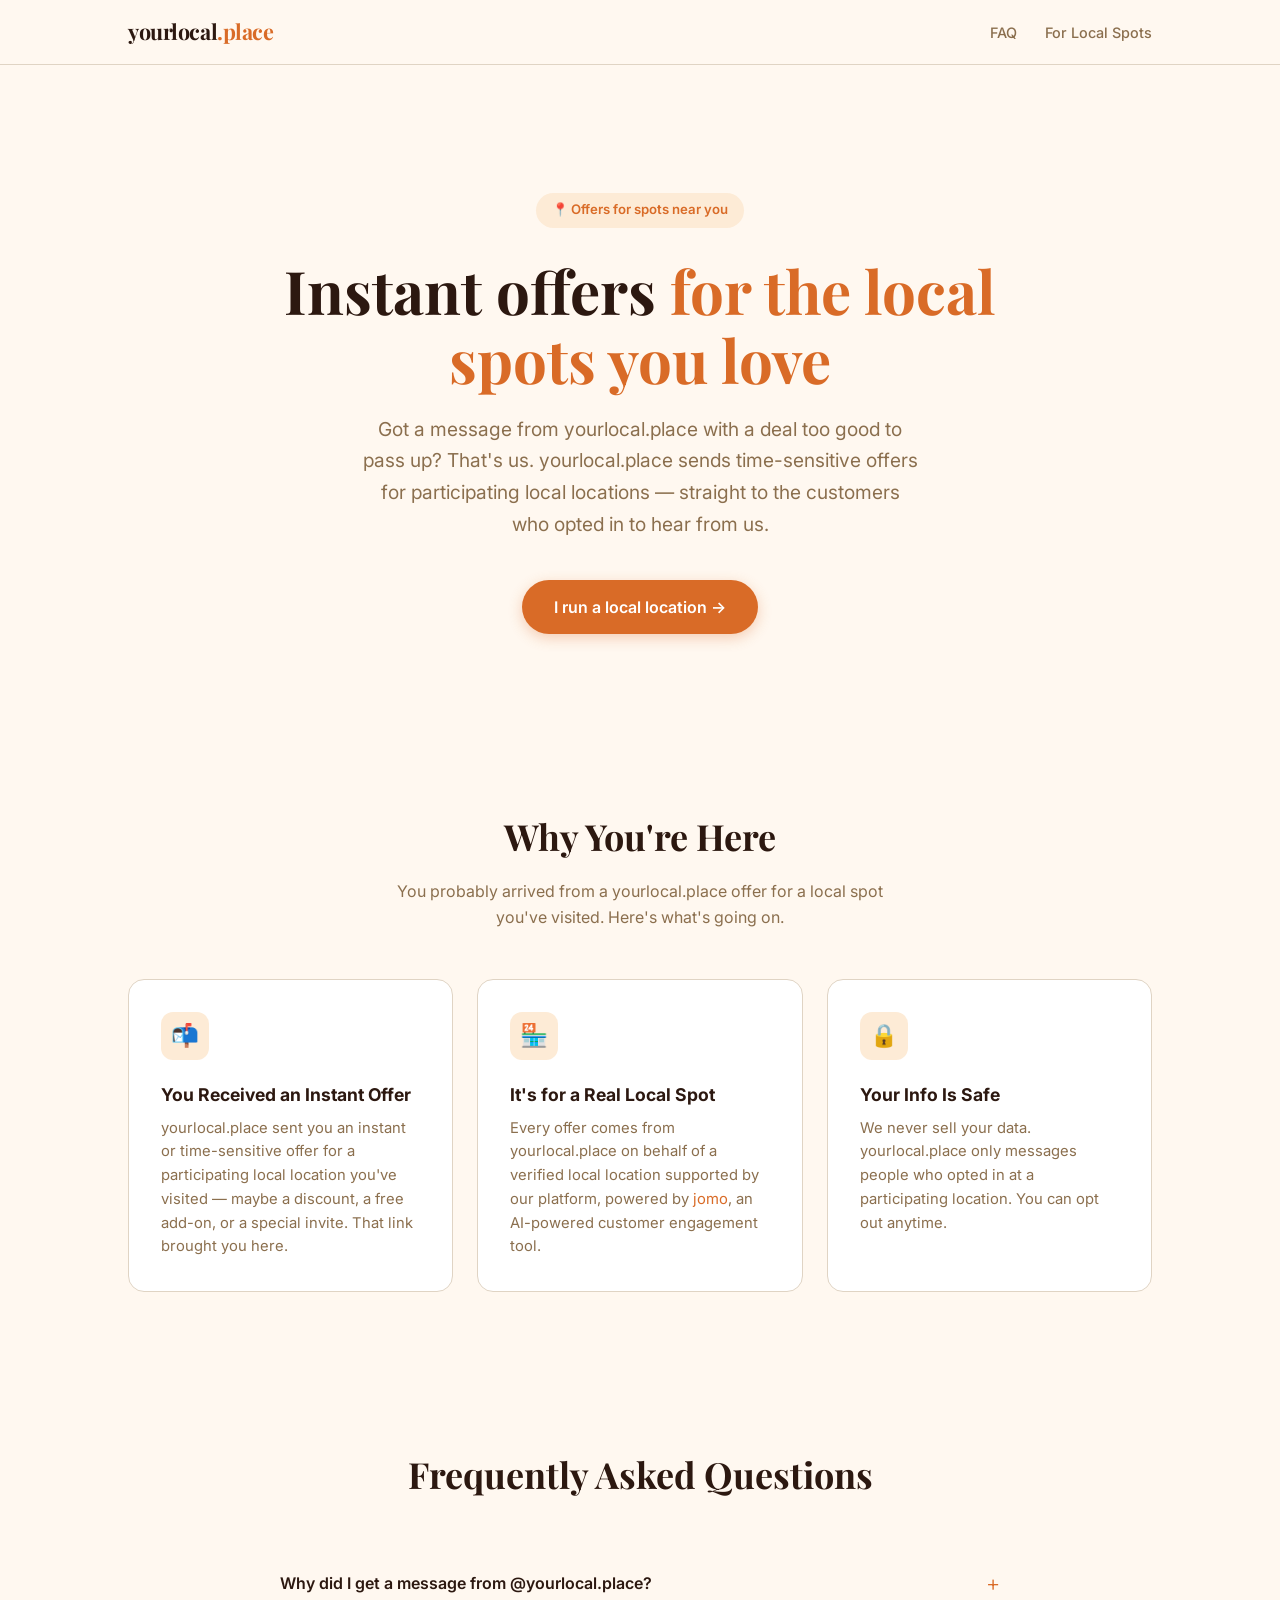
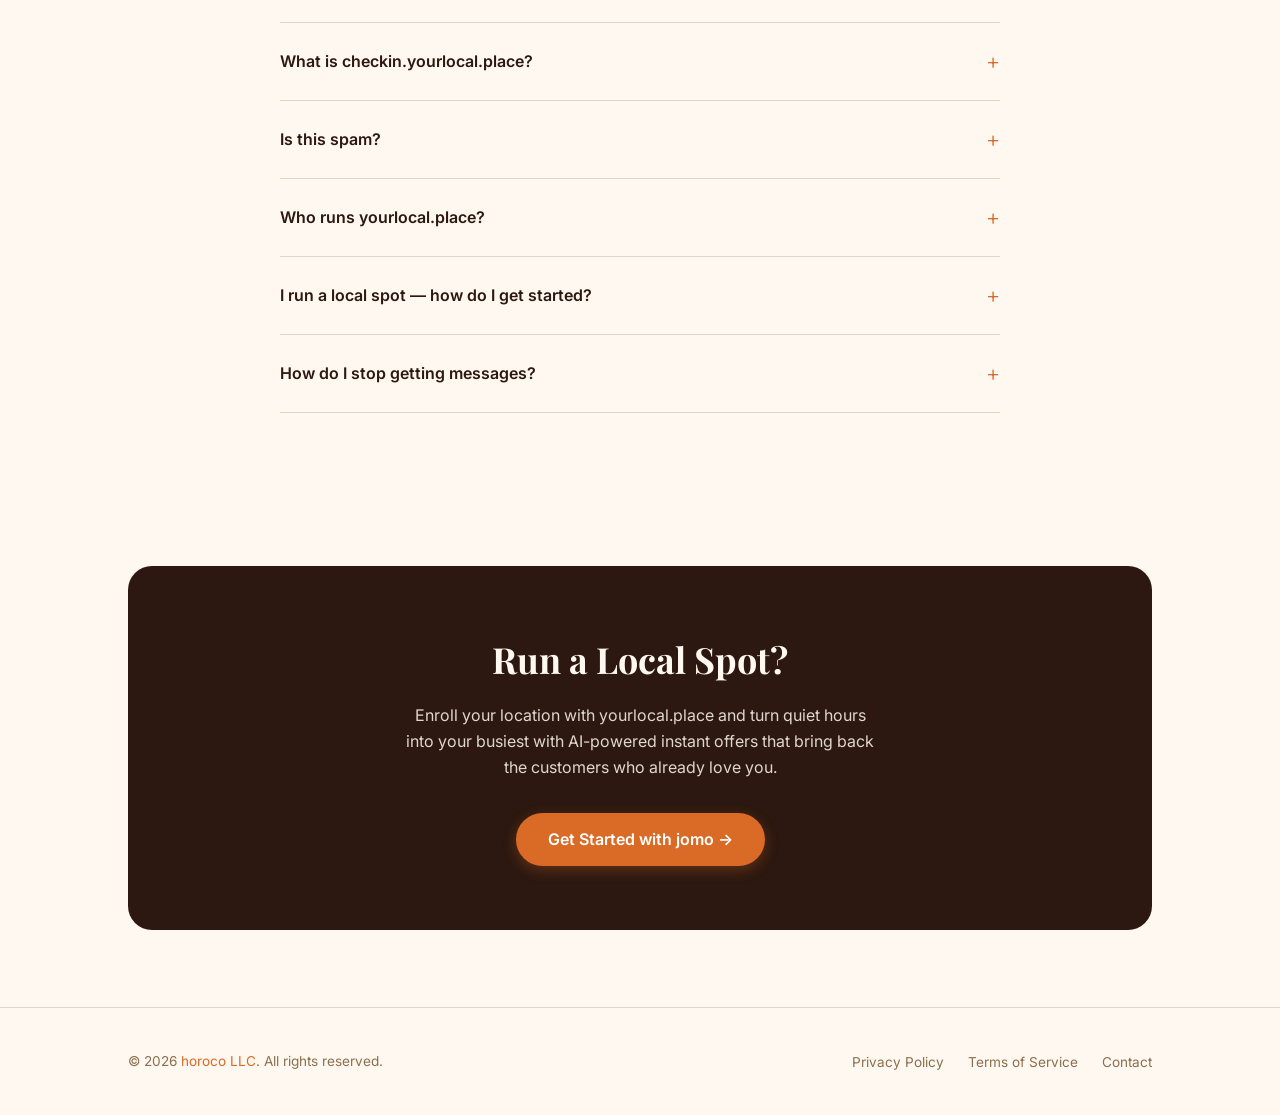
<file: index.html>
<!DOCTYPE html>
<html lang="en">
<head>
  <meta charset="UTF-8">
  <meta name="viewport" content="width=device-width, initial-scale=1.0">
  <title>yourlocal.place — Instant Offers for Local Spots You Love</title>
  <meta name="description" content="yourlocal.place delivers instant and time-sensitive offers for participating local locations to the customers who opted in. Powered by jomo and horoco.">
  <link rel="preconnect" href="https://fonts.googleapis.com">
  <link rel="preconnect" href="https://fonts.gstatic.com" crossorigin>
  <link href="https://fonts.googleapis.com/css2?family=Inter:wght@400;500;600;700&family=Playfair+Display:wght@600;700&display=swap" rel="stylesheet">
  <link rel="stylesheet" href="style.css">
  <link rel="icon" href="data:image/svg+xml,<svg xmlns='http://www.w3.org/2000/svg' viewBox='0 0 100 100'><text y='.9em' font-size='90'>📍</text></svg>">
</head>
<body>

  <!-- Nav -->
  <nav class="site-nav">
    <div class="container">
      <a href="/" class="site-nav__logo">yourlocal<span>.place</span></a>
      <ul class="site-nav__links">
        <li><a href="#faq">FAQ</a></li>
        <li><a href="https://www.thejomoapp.com" target="_blank" rel="noopener">For Local Spots</a></li>
      </ul>
    </div>
  </nav>

  <!-- Hero -->
  <section class="hero container">
    <div class="hero__badge">📍 Offers for spots near you</div>
    <h1>Instant offers <em>for the local spots you love</em></h1>
    <p>Got a message from yourlocal.place with a deal too good to pass up? That's us. yourlocal.place sends time-sensitive offers for participating local locations — straight to the customers who opted in to hear from us.</p>
    <a href="https://www.thejomoapp.com" class="hero__cta" target="_blank" rel="noopener">
      I run a local location →
    </a>
  </section>

  <!-- Features -->
  <section class="features">
    <div class="container">
      <div class="features__header">
        <h2>Why You're Here</h2>
        <p>You probably arrived from a yourlocal.place offer for a local spot you've visited. Here's what's going on.</p>
      </div>
      <div class="features__grid">
        <div class="feature-card">
          <div class="feature-card__icon">📬</div>
          <h3>You Received an Instant Offer</h3>
          <p>yourlocal.place sent you an instant or time-sensitive offer for a participating local location you've visited — maybe a discount, a free add-on, or a special invite. That link brought you here.</p>
        </div>
        <div class="feature-card">
          <div class="feature-card__icon">🏪</div>
          <h3>It's for a Real Local Spot</h3>
          <p>Every offer comes from yourlocal.place on behalf of a verified local location supported by our platform, powered by <a href="https://www.thejomoapp.com" target="_blank" rel="noopener">jomo</a>, an AI-powered customer engagement tool.</p>
        </div>
        <div class="feature-card">
          <div class="feature-card__icon">🔒</div>
          <h3>Your Info Is Safe</h3>
          <p>We never sell your data. yourlocal.place only messages people who opted in at a participating location. You can opt out anytime.</p>
        </div>
      </div>
    </div>
  </section>

  <!-- FAQ -->
  <section class="faq" id="faq">
    <div class="container">
      <div class="faq__header">
        <h2>Frequently Asked Questions</h2>
      </div>
      <div class="faq__list">
        <details class="faq__item">
          <summary>Why did I get a message from @yourlocal.place?</summary>
          <div class="faq__answer">
            You opted in at a participating local location to receive instant offers, and yourlocal.place sent you a time-sensitive deal for that spot. Messages are sent from <strong>locationname@yourlocal.place</strong> — that's how yourlocal.place identifies which participating location an offer is for.
          </div>
        </details>
        <details class="faq__item">
          <summary>What is checkin.yourlocal.place?</summary>
          <div class="faq__answer">
            <strong>checkin.yourlocal.place</strong> is a front-desk check-in page that participating local locations use to welcome customers. If you were asked to visit this URL, you're checking in at a spot supported by yourlocal.place so we can send you great offers for that location later.
          </div>
        </details>
        <details class="faq__item">
          <summary>Is this spam?</summary>
          <div class="faq__answer">
            No. Every message from yourlocal.place requires your prior opt-in consent. You agreed to receive instant offers from yourlocal.place for a participating location — likely when you checked in, made a purchase, or signed up at that spot. You can opt out at any time by replying STOP to any SMS or clicking unsubscribe in any email.
          </div>
        </details>
        <details class="faq__item">
          <summary>Who runs yourlocal.place?</summary>
          <div class="faq__answer">
            yourlocal.place is owned and operated by <a href="https://www.horoco.co" target="_blank" rel="noopener">horoco LLC</a>, a software company that builds tools for local businesses. Our flagship product is <a href="https://www.thejomoapp.com" target="_blank" rel="noopener">jomo</a>, the AI agent that powers the instant offers yourlocal.place delivers for participating locations.
          </div>
        </details>
        <details class="faq__item">
          <summary>I run a local spot — how do I get started?</summary>
          <div class="faq__answer">
            Head over to <a href="https://www.thejomoapp.com" target="_blank" rel="noopener">thejomoapp.com</a> to learn about jomo and enroll your location with yourlocal.place. We'll help you put time-sensitive offers in front of the customers who already love your spot — AI-powered, easy to set up, and built to fill seats during your quietest hours.
          </div>
        </details>
        <details class="faq__item">
          <summary>How do I stop getting messages?</summary>
          <div class="faq__answer">
            For SMS, reply <strong>STOP</strong> to any message. For email, click the <strong>unsubscribe</strong> link at the bottom of any message. You'll be removed immediately.
          </div>
        </details>
      </div>
    </div>
  </section>

  <!-- CTA Banner -->
  <section class="cta-banner">
    <div class="container">
      <div class="cta-banner__inner">
        <h2>Run a Local Spot?</h2>
        <p>Enroll your location with yourlocal.place and turn quiet hours into your busiest with AI-powered instant offers that bring back the customers who already love you.</p>
        <a href="https://www.thejomoapp.com" class="hero__cta" target="_blank" rel="noopener">
          Get Started with jomo →
        </a>
      </div>
    </div>
  </section>

  <!-- Footer -->
  <footer class="site-footer">
    <div class="container">
      <p class="site-footer__copy">&copy; 2026 <a href="https://www.horoco.co" target="_blank" rel="noopener">horoco LLC</a>. All rights reserved.</p>
      <ul class="site-footer__links">
        <li><a href="privacy.html">Privacy Policy</a></li>
        <li><a href="terms.html">Terms of Service</a></li>
        <li><a href="mailto:info@yourlocal.place">Contact</a></li>
      </ul>
    </div>
  </footer>

</body>
</html>
</file>
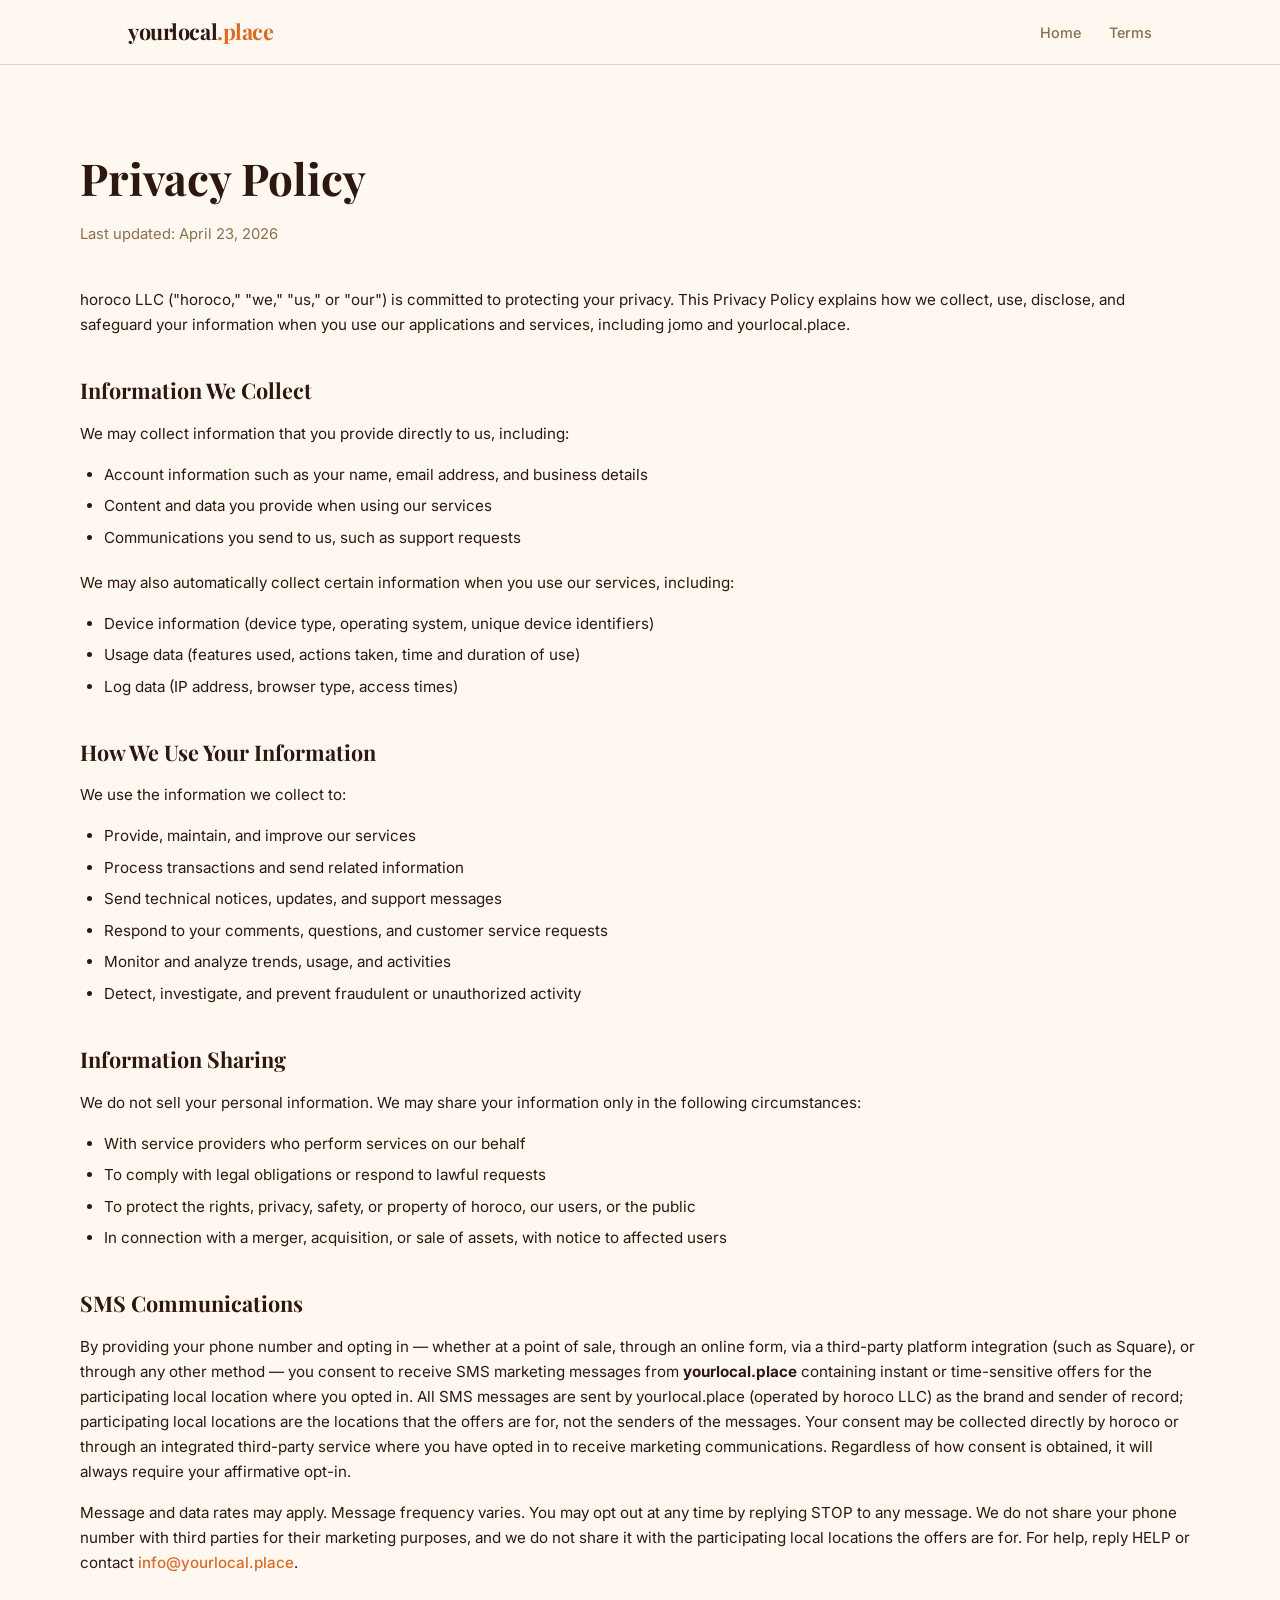
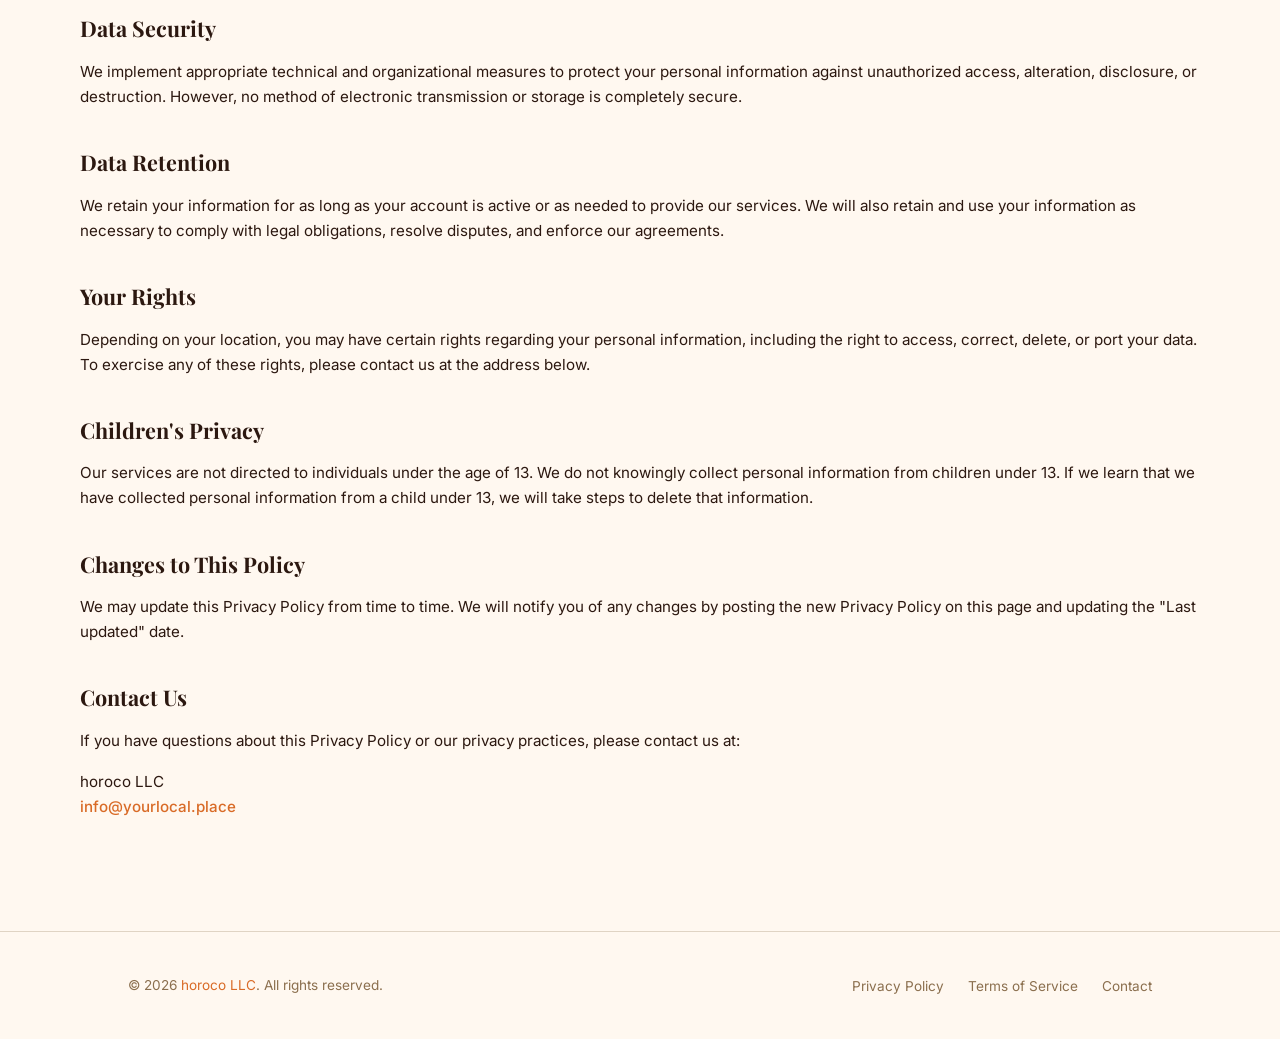
<file: privacy.html>
<!DOCTYPE html>
<html lang="en">
<head>
  <meta charset="UTF-8">
  <meta name="viewport" content="width=device-width, initial-scale=1.0">
  <title>Privacy Policy — yourlocal.place</title>
  <meta name="description" content="Privacy Policy for yourlocal.place, owned and operated by horoco LLC.">
  <link rel="preconnect" href="https://fonts.googleapis.com">
  <link rel="preconnect" href="https://fonts.gstatic.com" crossorigin>
  <link href="https://fonts.googleapis.com/css2?family=Inter:wght@400;500;600;700&family=Playfair+Display:wght@600;700&display=swap" rel="stylesheet">
  <link rel="stylesheet" href="style.css">
  <link rel="icon" href="data:image/svg+xml,<svg xmlns='http://www.w3.org/2000/svg' viewBox='0 0 100 100'><text y='.9em' font-size='90'>📍</text></svg>">
</head>
<body>

  <nav class="site-nav">
    <div class="container">
      <a href="/" class="site-nav__logo">yourlocal<span>.place</span></a>
      <ul class="site-nav__links">
        <li><a href="/">Home</a></li>
        <li><a href="terms.html">Terms</a></li>
      </ul>
    </div>
  </nav>

  <section class="legal container">
    <h1>Privacy Policy</h1>
    <p class="legal__updated">Last updated: April 23, 2026</p>

    <p>horoco LLC ("horoco," "we," "us," or "our") is committed to protecting your privacy. This Privacy Policy explains how we collect, use, disclose, and safeguard your information when you use our applications and services, including jomo and yourlocal.place.</p>

    <h2>Information We Collect</h2>
    <p>We may collect information that you provide directly to us, including:</p>
    <ul>
      <li>Account information such as your name, email address, and business details</li>
      <li>Content and data you provide when using our services</li>
      <li>Communications you send to us, such as support requests</li>
    </ul>
    <p>We may also automatically collect certain information when you use our services, including:</p>
    <ul>
      <li>Device information (device type, operating system, unique device identifiers)</li>
      <li>Usage data (features used, actions taken, time and duration of use)</li>
      <li>Log data (IP address, browser type, access times)</li>
    </ul>

    <h2>How We Use Your Information</h2>
    <p>We use the information we collect to:</p>
    <ul>
      <li>Provide, maintain, and improve our services</li>
      <li>Process transactions and send related information</li>
      <li>Send technical notices, updates, and support messages</li>
      <li>Respond to your comments, questions, and customer service requests</li>
      <li>Monitor and analyze trends, usage, and activities</li>
      <li>Detect, investigate, and prevent fraudulent or unauthorized activity</li>
    </ul>

    <h2>Information Sharing</h2>
    <p>We do not sell your personal information. We may share your information only in the following circumstances:</p>
    <ul>
      <li>With service providers who perform services on our behalf</li>
      <li>To comply with legal obligations or respond to lawful requests</li>
      <li>To protect the rights, privacy, safety, or property of horoco, our users, or the public</li>
      <li>In connection with a merger, acquisition, or sale of assets, with notice to affected users</li>
    </ul>

    <h2>SMS Communications</h2>
    <p>By providing your phone number and opting in — whether at a point of sale, through an online form, via a third-party platform integration (such as Square), or through any other method — you consent to receive SMS marketing messages from <strong>yourlocal.place</strong> containing instant or time-sensitive offers for the participating local location where you opted in. All SMS messages are sent by yourlocal.place (operated by horoco LLC) as the brand and sender of record; participating local locations are the locations that the offers are for, not the senders of the messages. Your consent may be collected directly by horoco or through an integrated third-party service where you have opted in to receive marketing communications. Regardless of how consent is obtained, it will always require your affirmative opt-in.</p>
    <p>Message and data rates may apply. Message frequency varies. You may opt out at any time by replying STOP to any message. We do not share your phone number with third parties for their marketing purposes, and we do not share it with the participating local locations the offers are for. For help, reply HELP or contact <a href="mailto:info@yourlocal.place">info@yourlocal.place</a>.</p>

    <h2>Data Security</h2>
    <p>We implement appropriate technical and organizational measures to protect your personal information against unauthorized access, alteration, disclosure, or destruction. However, no method of electronic transmission or storage is completely secure.</p>

    <h2>Data Retention</h2>
    <p>We retain your information for as long as your account is active or as needed to provide our services. We will also retain and use your information as necessary to comply with legal obligations, resolve disputes, and enforce our agreements.</p>

    <h2>Your Rights</h2>
    <p>Depending on your location, you may have certain rights regarding your personal information, including the right to access, correct, delete, or port your data. To exercise any of these rights, please contact us at the address below.</p>

    <h2>Children's Privacy</h2>
    <p>Our services are not directed to individuals under the age of 13. We do not knowingly collect personal information from children under 13. If we learn that we have collected personal information from a child under 13, we will take steps to delete that information.</p>

    <h2>Changes to This Policy</h2>
    <p>We may update this Privacy Policy from time to time. We will notify you of any changes by posting the new Privacy Policy on this page and updating the "Last updated" date.</p>

    <h2>Contact Us</h2>
    <p>If you have questions about this Privacy Policy or our privacy practices, please contact us at:</p>
    <p>horoco LLC<br><a href="mailto:info@yourlocal.place">info@yourlocal.place</a></p>
  </section>

  <footer class="site-footer">
    <div class="container">
      <p class="site-footer__copy">&copy; 2026 <a href="https://www.horoco.co" target="_blank" rel="noopener">horoco LLC</a>. All rights reserved.</p>
      <ul class="site-footer__links">
        <li><a href="privacy.html">Privacy Policy</a></li>
        <li><a href="terms.html">Terms of Service</a></li>
        <li><a href="mailto:info@yourlocal.place">Contact</a></li>
      </ul>
    </div>
  </footer>

</body>
</html>
</file>
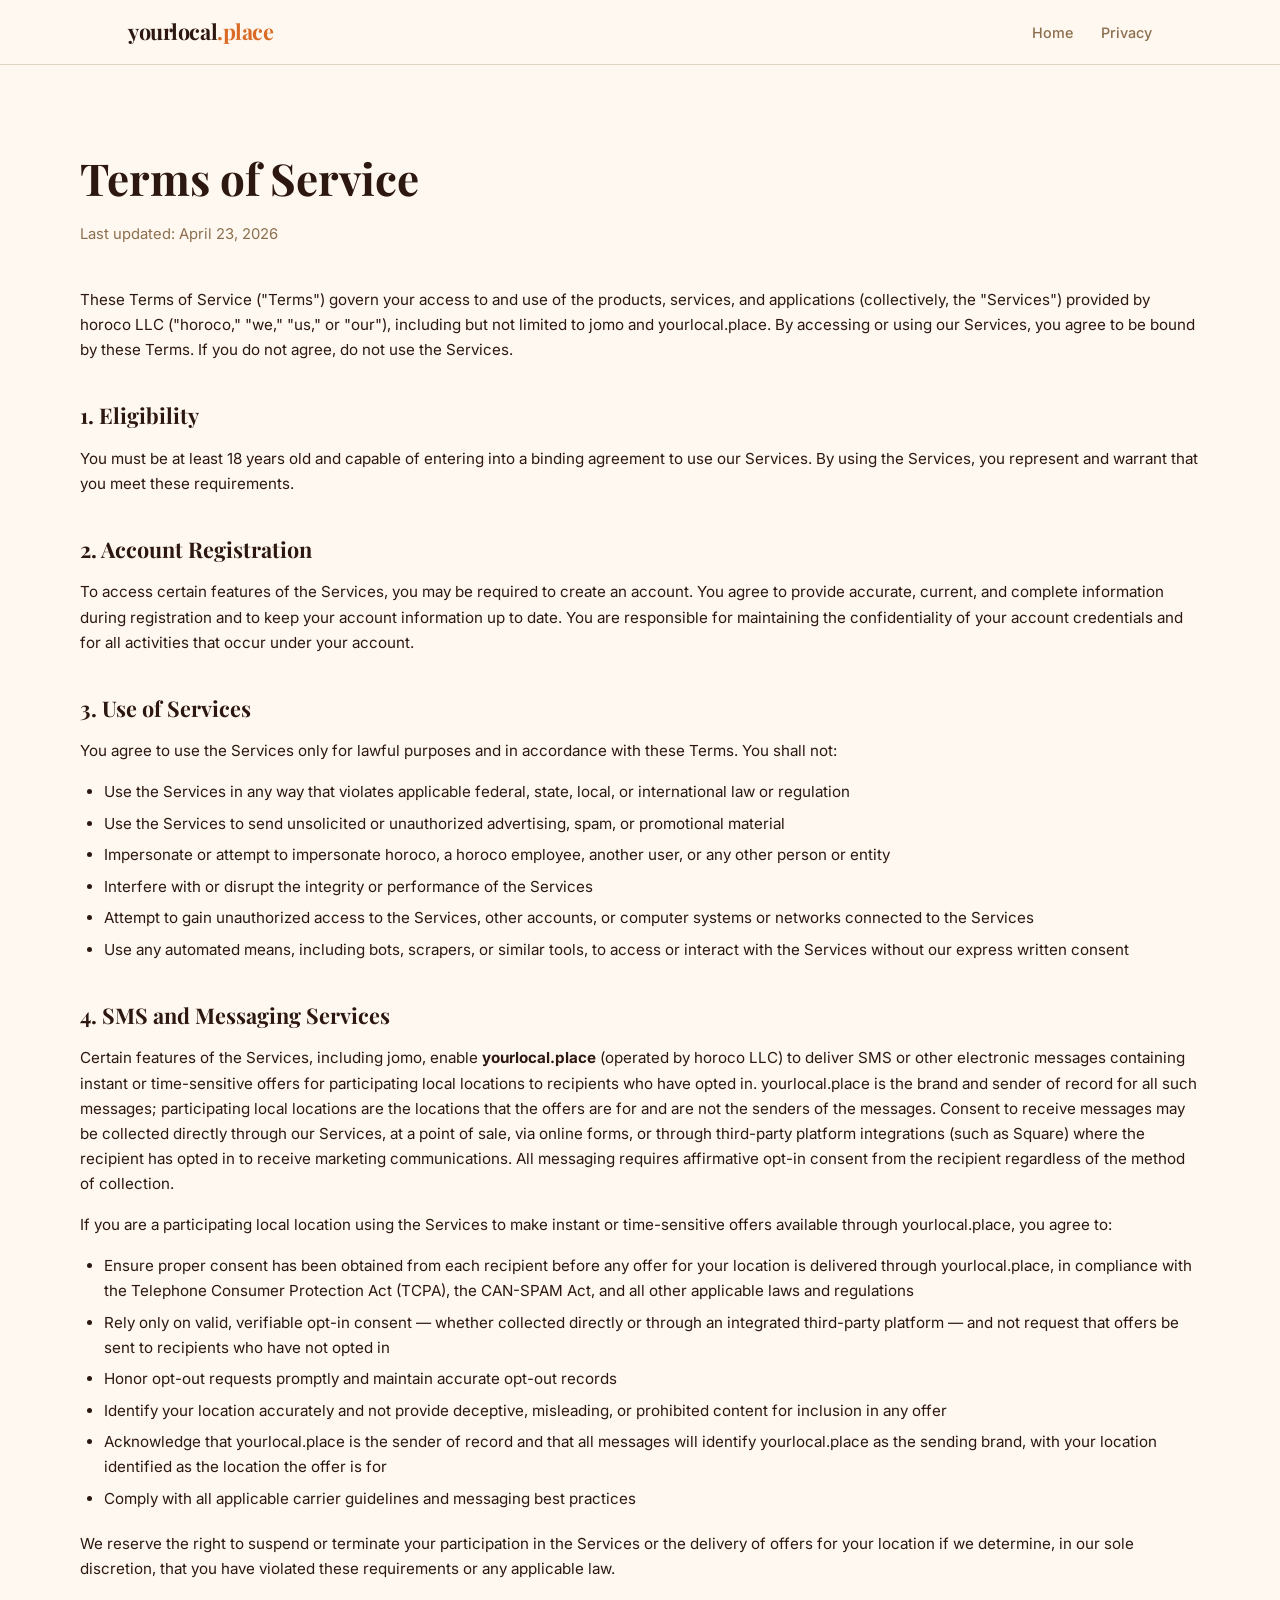
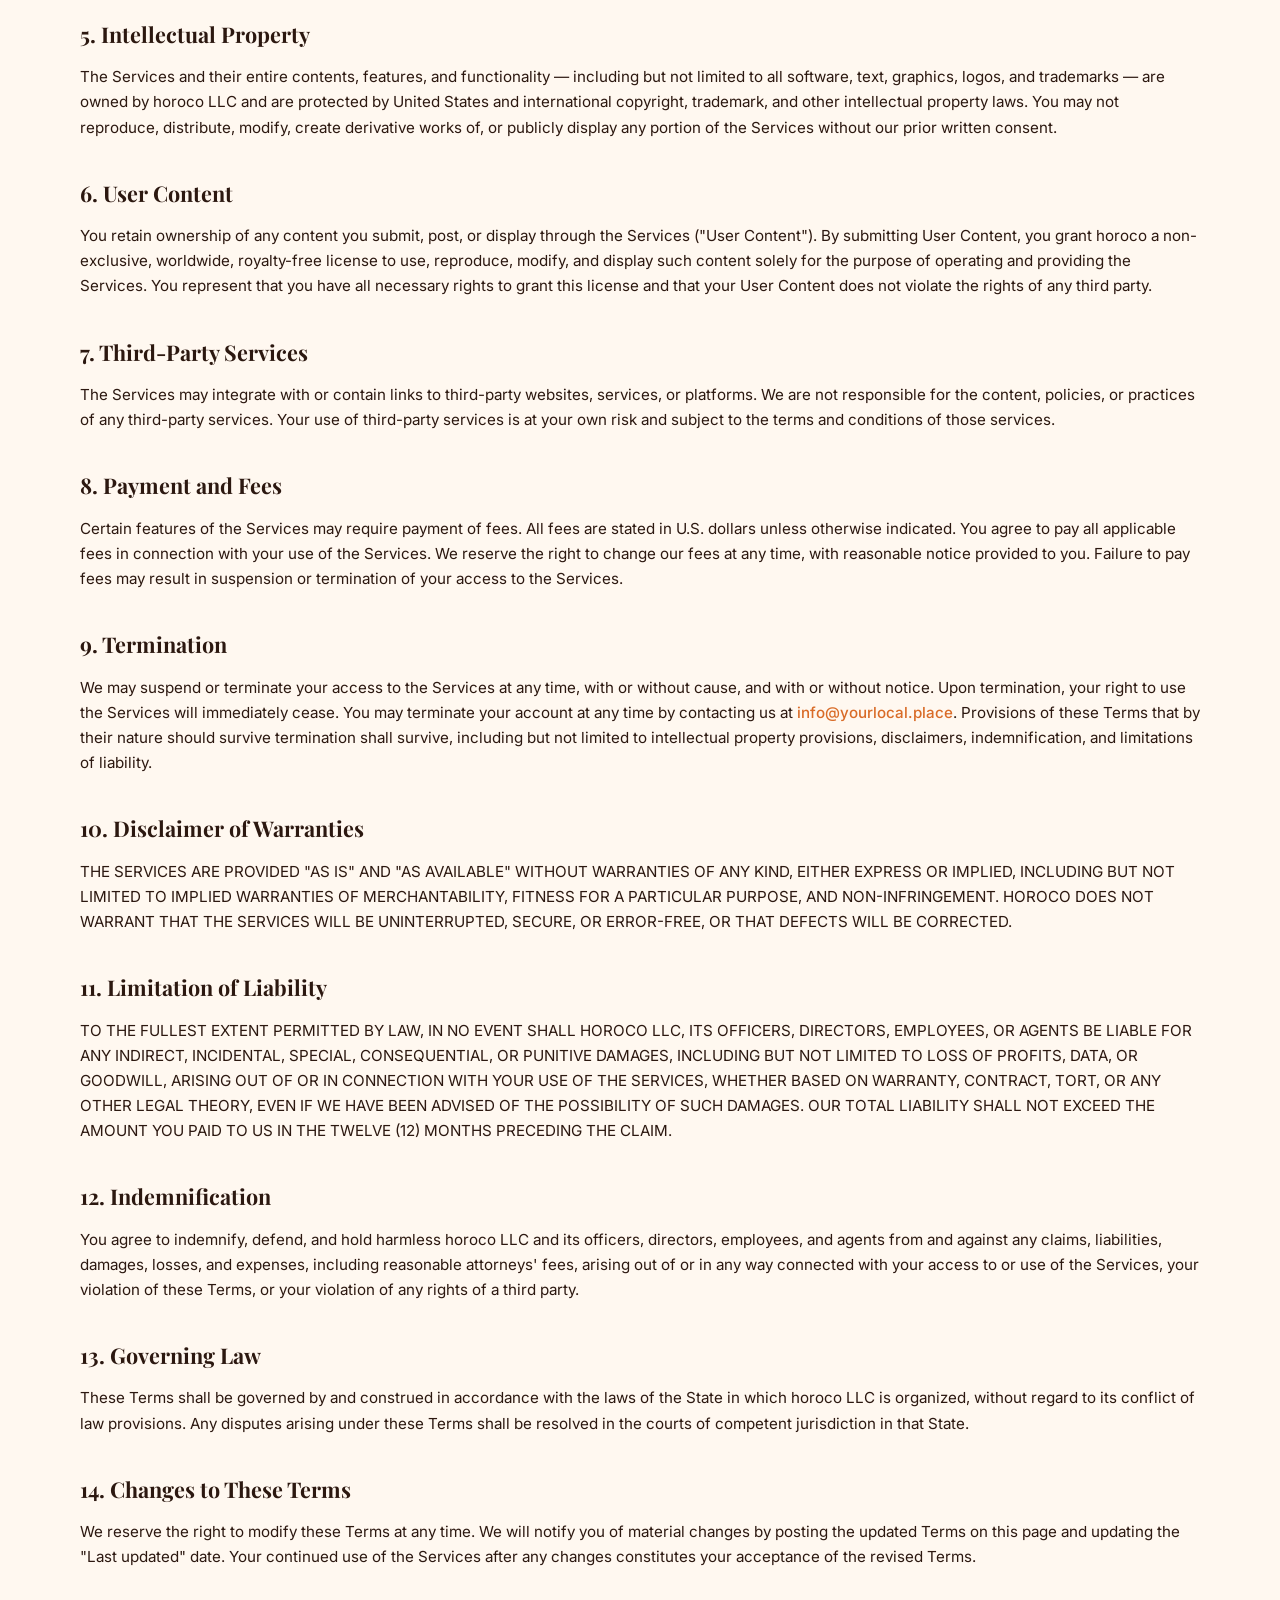
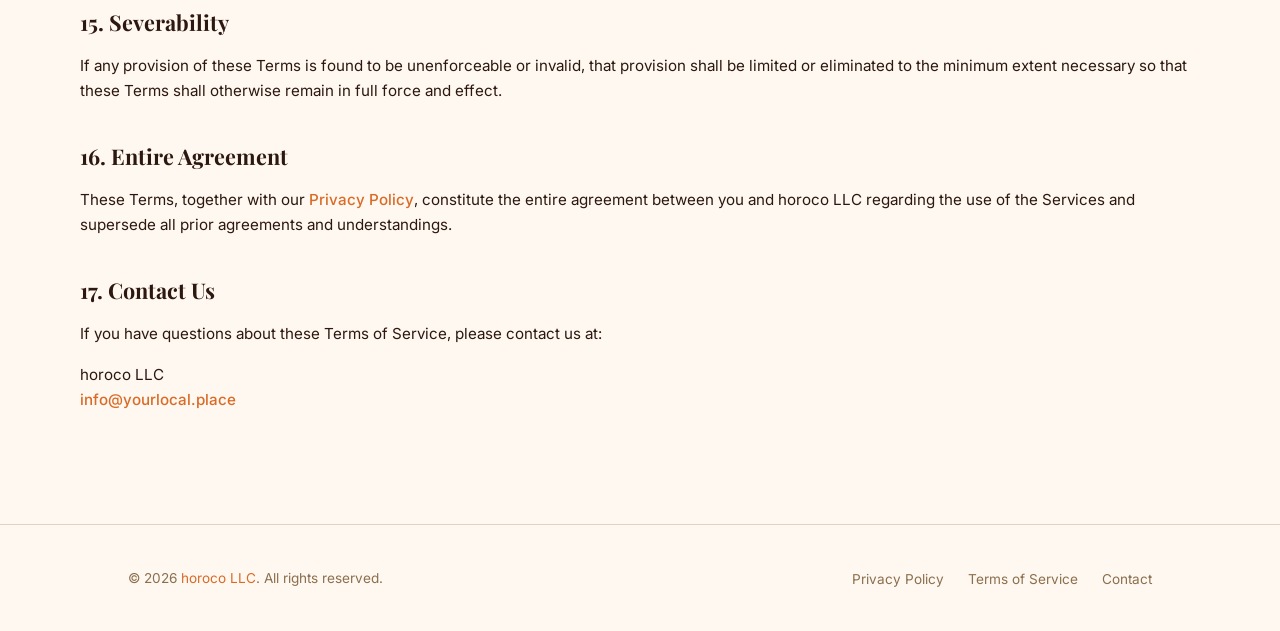
<file: terms.html>
<!DOCTYPE html>
<html lang="en">
<head>
  <meta charset="UTF-8">
  <meta name="viewport" content="width=device-width, initial-scale=1.0">
  <title>Terms of Service — yourlocal.place</title>
  <meta name="description" content="Terms of Service for yourlocal.place, owned and operated by horoco LLC.">
  <link rel="preconnect" href="https://fonts.googleapis.com">
  <link rel="preconnect" href="https://fonts.gstatic.com" crossorigin>
  <link href="https://fonts.googleapis.com/css2?family=Inter:wght@400;500;600;700&family=Playfair+Display:wght@600;700&display=swap" rel="stylesheet">
  <link rel="stylesheet" href="style.css">
  <link rel="icon" href="data:image/svg+xml,<svg xmlns='http://www.w3.org/2000/svg' viewBox='0 0 100 100'><text y='.9em' font-size='90'>📍</text></svg>">
</head>
<body>

  <nav class="site-nav">
    <div class="container">
      <a href="/" class="site-nav__logo">yourlocal<span>.place</span></a>
      <ul class="site-nav__links">
        <li><a href="/">Home</a></li>
        <li><a href="privacy.html">Privacy</a></li>
      </ul>
    </div>
  </nav>

  <section class="legal container">
    <h1>Terms of Service</h1>
    <p class="legal__updated">Last updated: April 23, 2026</p>

    <p>These Terms of Service ("Terms") govern your access to and use of the products, services, and applications (collectively, the "Services") provided by horoco LLC ("horoco," "we," "us," or "our"), including but not limited to jomo and yourlocal.place. By accessing or using our Services, you agree to be bound by these Terms. If you do not agree, do not use the Services.</p>

    <h2>1. Eligibility</h2>
    <p>You must be at least 18 years old and capable of entering into a binding agreement to use our Services. By using the Services, you represent and warrant that you meet these requirements.</p>

    <h2>2. Account Registration</h2>
    <p>To access certain features of the Services, you may be required to create an account. You agree to provide accurate, current, and complete information during registration and to keep your account information up to date. You are responsible for maintaining the confidentiality of your account credentials and for all activities that occur under your account.</p>

    <h2>3. Use of Services</h2>
    <p>You agree to use the Services only for lawful purposes and in accordance with these Terms. You shall not:</p>
    <ul>
      <li>Use the Services in any way that violates applicable federal, state, local, or international law or regulation</li>
      <li>Use the Services to send unsolicited or unauthorized advertising, spam, or promotional material</li>
      <li>Impersonate or attempt to impersonate horoco, a horoco employee, another user, or any other person or entity</li>
      <li>Interfere with or disrupt the integrity or performance of the Services</li>
      <li>Attempt to gain unauthorized access to the Services, other accounts, or computer systems or networks connected to the Services</li>
      <li>Use any automated means, including bots, scrapers, or similar tools, to access or interact with the Services without our express written consent</li>
    </ul>

    <h2>4. SMS and Messaging Services</h2>
    <p>Certain features of the Services, including jomo, enable <strong>yourlocal.place</strong> (operated by horoco LLC) to deliver SMS or other electronic messages containing instant or time-sensitive offers for participating local locations to recipients who have opted in. yourlocal.place is the brand and sender of record for all such messages; participating local locations are the locations that the offers are for and are not the senders of the messages. Consent to receive messages may be collected directly through our Services, at a point of sale, via online forms, or through third-party platform integrations (such as Square) where the recipient has opted in to receive marketing communications. All messaging requires affirmative opt-in consent from the recipient regardless of the method of collection.</p>
    <p>If you are a participating local location using the Services to make instant or time-sensitive offers available through yourlocal.place, you agree to:</p>
    <ul>
      <li>Ensure proper consent has been obtained from each recipient before any offer for your location is delivered through yourlocal.place, in compliance with the Telephone Consumer Protection Act (TCPA), the CAN-SPAM Act, and all other applicable laws and regulations</li>
      <li>Rely only on valid, verifiable opt-in consent — whether collected directly or through an integrated third-party platform — and not request that offers be sent to recipients who have not opted in</li>
      <li>Honor opt-out requests promptly and maintain accurate opt-out records</li>
      <li>Identify your location accurately and not provide deceptive, misleading, or prohibited content for inclusion in any offer</li>
      <li>Acknowledge that yourlocal.place is the sender of record and that all messages will identify yourlocal.place as the sending brand, with your location identified as the location the offer is for</li>
      <li>Comply with all applicable carrier guidelines and messaging best practices</li>
    </ul>
    <p>We reserve the right to suspend or terminate your participation in the Services or the delivery of offers for your location if we determine, in our sole discretion, that you have violated these requirements or any applicable law.</p>

    <h2>5. Intellectual Property</h2>
    <p>The Services and their entire contents, features, and functionality — including but not limited to all software, text, graphics, logos, and trademarks — are owned by horoco LLC and are protected by United States and international copyright, trademark, and other intellectual property laws. You may not reproduce, distribute, modify, create derivative works of, or publicly display any portion of the Services without our prior written consent.</p>

    <h2>6. User Content</h2>
    <p>You retain ownership of any content you submit, post, or display through the Services ("User Content"). By submitting User Content, you grant horoco a non-exclusive, worldwide, royalty-free license to use, reproduce, modify, and display such content solely for the purpose of operating and providing the Services. You represent that you have all necessary rights to grant this license and that your User Content does not violate the rights of any third party.</p>

    <h2>7. Third-Party Services</h2>
    <p>The Services may integrate with or contain links to third-party websites, services, or platforms. We are not responsible for the content, policies, or practices of any third-party services. Your use of third-party services is at your own risk and subject to the terms and conditions of those services.</p>

    <h2>8. Payment and Fees</h2>
    <p>Certain features of the Services may require payment of fees. All fees are stated in U.S. dollars unless otherwise indicated. You agree to pay all applicable fees in connection with your use of the Services. We reserve the right to change our fees at any time, with reasonable notice provided to you. Failure to pay fees may result in suspension or termination of your access to the Services.</p>

    <h2>9. Termination</h2>
    <p>We may suspend or terminate your access to the Services at any time, with or without cause, and with or without notice. Upon termination, your right to use the Services will immediately cease. You may terminate your account at any time by contacting us at <a href="mailto:info@yourlocal.place">info@yourlocal.place</a>. Provisions of these Terms that by their nature should survive termination shall survive, including but not limited to intellectual property provisions, disclaimers, indemnification, and limitations of liability.</p>

    <h2>10. Disclaimer of Warranties</h2>
    <p>THE SERVICES ARE PROVIDED "AS IS" AND "AS AVAILABLE" WITHOUT WARRANTIES OF ANY KIND, EITHER EXPRESS OR IMPLIED, INCLUDING BUT NOT LIMITED TO IMPLIED WARRANTIES OF MERCHANTABILITY, FITNESS FOR A PARTICULAR PURPOSE, AND NON-INFRINGEMENT. HOROCO DOES NOT WARRANT THAT THE SERVICES WILL BE UNINTERRUPTED, SECURE, OR ERROR-FREE, OR THAT DEFECTS WILL BE CORRECTED.</p>

    <h2>11. Limitation of Liability</h2>
    <p>TO THE FULLEST EXTENT PERMITTED BY LAW, IN NO EVENT SHALL HOROCO LLC, ITS OFFICERS, DIRECTORS, EMPLOYEES, OR AGENTS BE LIABLE FOR ANY INDIRECT, INCIDENTAL, SPECIAL, CONSEQUENTIAL, OR PUNITIVE DAMAGES, INCLUDING BUT NOT LIMITED TO LOSS OF PROFITS, DATA, OR GOODWILL, ARISING OUT OF OR IN CONNECTION WITH YOUR USE OF THE SERVICES, WHETHER BASED ON WARRANTY, CONTRACT, TORT, OR ANY OTHER LEGAL THEORY, EVEN IF WE HAVE BEEN ADVISED OF THE POSSIBILITY OF SUCH DAMAGES. OUR TOTAL LIABILITY SHALL NOT EXCEED THE AMOUNT YOU PAID TO US IN THE TWELVE (12) MONTHS PRECEDING THE CLAIM.</p>

    <h2>12. Indemnification</h2>
    <p>You agree to indemnify, defend, and hold harmless horoco LLC and its officers, directors, employees, and agents from and against any claims, liabilities, damages, losses, and expenses, including reasonable attorneys' fees, arising out of or in any way connected with your access to or use of the Services, your violation of these Terms, or your violation of any rights of a third party.</p>

    <h2>13. Governing Law</h2>
    <p>These Terms shall be governed by and construed in accordance with the laws of the State in which horoco LLC is organized, without regard to its conflict of law provisions. Any disputes arising under these Terms shall be resolved in the courts of competent jurisdiction in that State.</p>

    <h2>14. Changes to These Terms</h2>
    <p>We reserve the right to modify these Terms at any time. We will notify you of material changes by posting the updated Terms on this page and updating the "Last updated" date. Your continued use of the Services after any changes constitutes your acceptance of the revised Terms.</p>

    <h2>15. Severability</h2>
    <p>If any provision of these Terms is found to be unenforceable or invalid, that provision shall be limited or eliminated to the minimum extent necessary so that these Terms shall otherwise remain in full force and effect.</p>

    <h2>16. Entire Agreement</h2>
    <p>These Terms, together with our <a href="privacy.html">Privacy Policy</a>, constitute the entire agreement between you and horoco LLC regarding the use of the Services and supersede all prior agreements and understandings.</p>

    <h2>17. Contact Us</h2>
    <p>If you have questions about these Terms of Service, please contact us at:</p>
    <p>horoco LLC<br><a href="mailto:info@yourlocal.place">info@yourlocal.place</a></p>
  </section>

  <footer class="site-footer">
    <div class="container">
      <p class="site-footer__copy">&copy; 2026 <a href="https://www.horoco.co" target="_blank" rel="noopener">horoco LLC</a>. All rights reserved.</p>
      <ul class="site-footer__links">
        <li><a href="privacy.html">Privacy Policy</a></li>
        <li><a href="terms.html">Terms of Service</a></li>
        <li><a href="mailto:info@yourlocal.place">Contact</a></li>
      </ul>
    </div>
  </footer>

</body>
</html>
</file>
<file: style.css>
/* ── Reset & Base ─────────────────────────────────────────── */
*, *::before, *::after { box-sizing: border-box; margin: 0; padding: 0; }

:root {
  --cream:        #FFF8F0;
  --cream-dark:   #F3EAE0;
  --tan:          #E0D4C4;
  --brown-light:  #8B6F4E;
  --brown:        #5C3D2E;
  --brown-dark:   #2C1810;
  --orange:       #D96B27;
  --orange-light: #F0944D;
  --orange-pale:  #FDEBD6;
  --white:        #FFFFFF;

  --font-body: 'Inter', -apple-system, BlinkMacSystemFont, 'Segoe UI', sans-serif;
  --font-display: 'Playfair Display', Georgia, serif;

  --max-w: 1120px;
  --gutter: clamp(1.25rem, 4vw, 3rem);
}

html { scroll-behavior: smooth; }

body {
  font-family: var(--font-body);
  background: var(--cream);
  color: var(--brown-dark);
  line-height: 1.65;
  -webkit-font-smoothing: antialiased;
}

a { color: var(--orange); text-decoration: none; transition: color .2s; }
a:hover { color: var(--brown); }

img { max-width: 100%; display: block; }

/* ── Utility ──────────────────────────────────────────────── */
.container { max-width: var(--max-w); margin: 0 auto; padding: 0 var(--gutter); }
.text-center { text-align: center; }
.sr-only { position: absolute; width: 1px; height: 1px; padding: 0; margin: -1px; overflow: hidden; clip: rect(0,0,0,0); border: 0; }

/* ── Navigation ───────────────────────────────────────────── */
.site-nav {
  position: sticky;
  top: 0;
  z-index: 100;
  background: var(--cream);
  border-bottom: 1px solid var(--tan);
  backdrop-filter: blur(10px);
  -webkit-backdrop-filter: blur(10px);
}

.site-nav .container {
  display: flex;
  align-items: center;
  justify-content: space-between;
  height: 64px;
}

.site-nav__logo {
  font-family: var(--font-display);
  font-size: 1.35rem;
  font-weight: 700;
  color: var(--brown-dark);
  letter-spacing: -0.02em;
}
.site-nav__logo span { color: var(--orange); }

.site-nav__links { display: flex; gap: 1.75rem; list-style: none; }
.site-nav__links a {
  font-size: 0.9rem;
  font-weight: 500;
  color: var(--brown-light);
}
.site-nav__links a:hover { color: var(--orange); }

/* ── Hero ─────────────────────────────────────────────────── */
.hero {
  padding: clamp(4rem, 10vw, 8rem) 0 clamp(3rem, 8vw, 6rem);
  text-align: center;
}

.hero__badge {
  display: inline-flex;
  align-items: center;
  gap: .5rem;
  padding: .4rem 1rem;
  border-radius: 999px;
  background: var(--orange-pale);
  color: var(--orange);
  font-size: 0.825rem;
  font-weight: 600;
  margin-bottom: 1.75rem;
}

.hero h1 {
  font-family: var(--font-display);
  font-size: clamp(2.25rem, 5vw, 3.75rem);
  line-height: 1.15;
  color: var(--brown-dark);
  max-width: 720px;
  margin: 0 auto 1.25rem;
}

.hero h1 em {
  font-style: normal;
  color: var(--orange);
}

.hero p {
  font-size: clamp(1.05rem, 2vw, 1.2rem);
  color: var(--brown-light);
  max-width: 560px;
  margin: 0 auto 2.5rem;
}

.hero__cta {
  display: inline-flex;
  align-items: center;
  gap: .5rem;
  padding: .85rem 2rem;
  border-radius: 999px;
  background: var(--orange);
  color: var(--white);
  font-weight: 600;
  font-size: 1rem;
  transition: background .2s, transform .15s;
  box-shadow: 0 4px 14px rgba(217, 107, 39, .3);
}
.hero__cta:hover {
  background: var(--brown);
  color: var(--white);
  transform: translateY(-1px);
}

/* ── Features Grid ────────────────────────────────────────── */
.features {
  padding: clamp(3rem, 6vw, 5rem) 0;
}

.features__header {
  text-align: center;
  margin-bottom: 3rem;
}

.features__header h2 {
  font-family: var(--font-display);
  font-size: clamp(1.6rem, 3.5vw, 2.25rem);
  color: var(--brown-dark);
  margin-bottom: .75rem;
}

.features__header p {
  color: var(--brown-light);
  max-width: 520px;
  margin: 0 auto;
}

.features__grid {
  display: grid;
  grid-template-columns: repeat(auto-fit, minmax(280px, 1fr));
  gap: 1.5rem;
}

.feature-card {
  background: var(--white);
  border: 1px solid var(--tan);
  border-radius: 16px;
  padding: 2rem;
  transition: box-shadow .25s, transform .2s;
}
.feature-card:hover {
  box-shadow: 0 8px 30px rgba(44, 24, 16, .08);
  transform: translateY(-3px);
}

.feature-card__icon {
  width: 48px;
  height: 48px;
  border-radius: 12px;
  background: var(--orange-pale);
  display: flex;
  align-items: center;
  justify-content: center;
  font-size: 1.4rem;
  margin-bottom: 1.25rem;
}

.feature-card h3 {
  font-size: 1.1rem;
  font-weight: 700;
  color: var(--brown-dark);
  margin-bottom: .5rem;
}

.feature-card p {
  font-size: .925rem;
  color: var(--brown-light);
  line-height: 1.6;
}

/* ── FAQ ──────────────────────────────────────────────────── */
.faq {
  padding: clamp(3rem, 6vw, 5rem) 0;
}

.faq__header {
  text-align: center;
  margin-bottom: 2.5rem;
}

.faq__header h2 {
  font-family: var(--font-display);
  font-size: clamp(1.6rem, 3.5vw, 2.25rem);
  color: var(--brown-dark);
}

.faq__list {
  max-width: 720px;
  margin: 0 auto;
}

.faq__item {
  border-bottom: 1px solid var(--tan);
}

.faq__item summary {
  padding: 1.25rem 0;
  font-weight: 600;
  color: var(--brown-dark);
  cursor: pointer;
  list-style: none;
  display: flex;
  justify-content: space-between;
  align-items: center;
  font-size: 1rem;
}

.faq__item summary::after {
  content: '+';
  font-size: 1.4rem;
  color: var(--orange);
  font-weight: 300;
  transition: transform .2s;
}

.faq__item[open] summary::after {
  content: '−';
}

.faq__item .faq__answer {
  padding: 0 0 1.25rem;
  color: var(--brown-light);
  font-size: .95rem;
  line-height: 1.7;
}

/* ── CTA Banner ───────────────────────────────────────────── */
.cta-banner {
  padding: clamp(3rem, 6vw, 5rem) 0;
}

.cta-banner__inner {
  background: var(--brown-dark);
  border-radius: 24px;
  padding: clamp(2.5rem, 5vw, 4rem) clamp(2rem, 4vw, 3rem);
  text-align: center;
  color: var(--cream);
}

.cta-banner__inner h2 {
  font-family: var(--font-display);
  font-size: clamp(1.6rem, 3.5vw, 2.25rem);
  margin-bottom: .75rem;
}

.cta-banner__inner p {
  max-width: 480px;
  margin: 0 auto 2rem;
  opacity: .85;
}

.cta-banner__inner .hero__cta {
  background: var(--orange);
}
.cta-banner__inner .hero__cta:hover {
  background: var(--orange-light);
  color: var(--brown-dark);
}

/* ── Footer ───────────────────────────────────────────────── */
.site-footer {
  padding: 2.5rem 0;
  border-top: 1px solid var(--tan);
}

.site-footer .container {
  display: flex;
  flex-wrap: wrap;
  justify-content: space-between;
  align-items: center;
  gap: 1rem;
}

.site-footer__copy {
  font-size: .85rem;
  color: var(--brown-light);
}

.site-footer__links {
  display: flex;
  gap: 1.5rem;
  list-style: none;
}

.site-footer__links a {
  font-size: .85rem;
  color: var(--brown-light);
}
.site-footer__links a:hover { color: var(--orange); }

/* ── Legal Pages ──────────────────────────────────────────── */
.legal {
  padding: clamp(3rem, 6vw, 5rem) 0 clamp(4rem, 8vw, 6rem);
}

.legal h1 {
  font-family: var(--font-display);
  font-size: clamp(1.8rem, 4vw, 2.75rem);
  color: var(--brown-dark);
  margin-bottom: .5rem;
}

.legal .legal__updated {
  color: var(--brown-light);
  font-size: .925rem;
  margin-bottom: 2.5rem;
}

.legal h2 {
  font-family: var(--font-display);
  font-size: 1.35rem;
  color: var(--brown-dark);
  margin: 2.25rem 0 .75rem;
}

.legal p {
  margin-bottom: 1rem;
  color: var(--brown-dark);
  font-size: .95rem;
}

.legal ul {
  margin: .75rem 0 1.25rem 1.5rem;
  color: var(--brown-dark);
  font-size: .95rem;
}

.legal ul li { margin-bottom: .4rem; }

.legal a { color: var(--orange); font-weight: 500; }
.legal a:hover { color: var(--brown); }

/* ── Responsive ───────────────────────────────────────────── */
@media (max-width: 640px) {
  .site-nav__links { gap: 1rem; }
  .site-nav__links a { font-size: .825rem; }

  .features__grid { grid-template-columns: 1fr; }

  .site-footer .container {
    flex-direction: column;
    text-align: center;
  }
}
</file>
